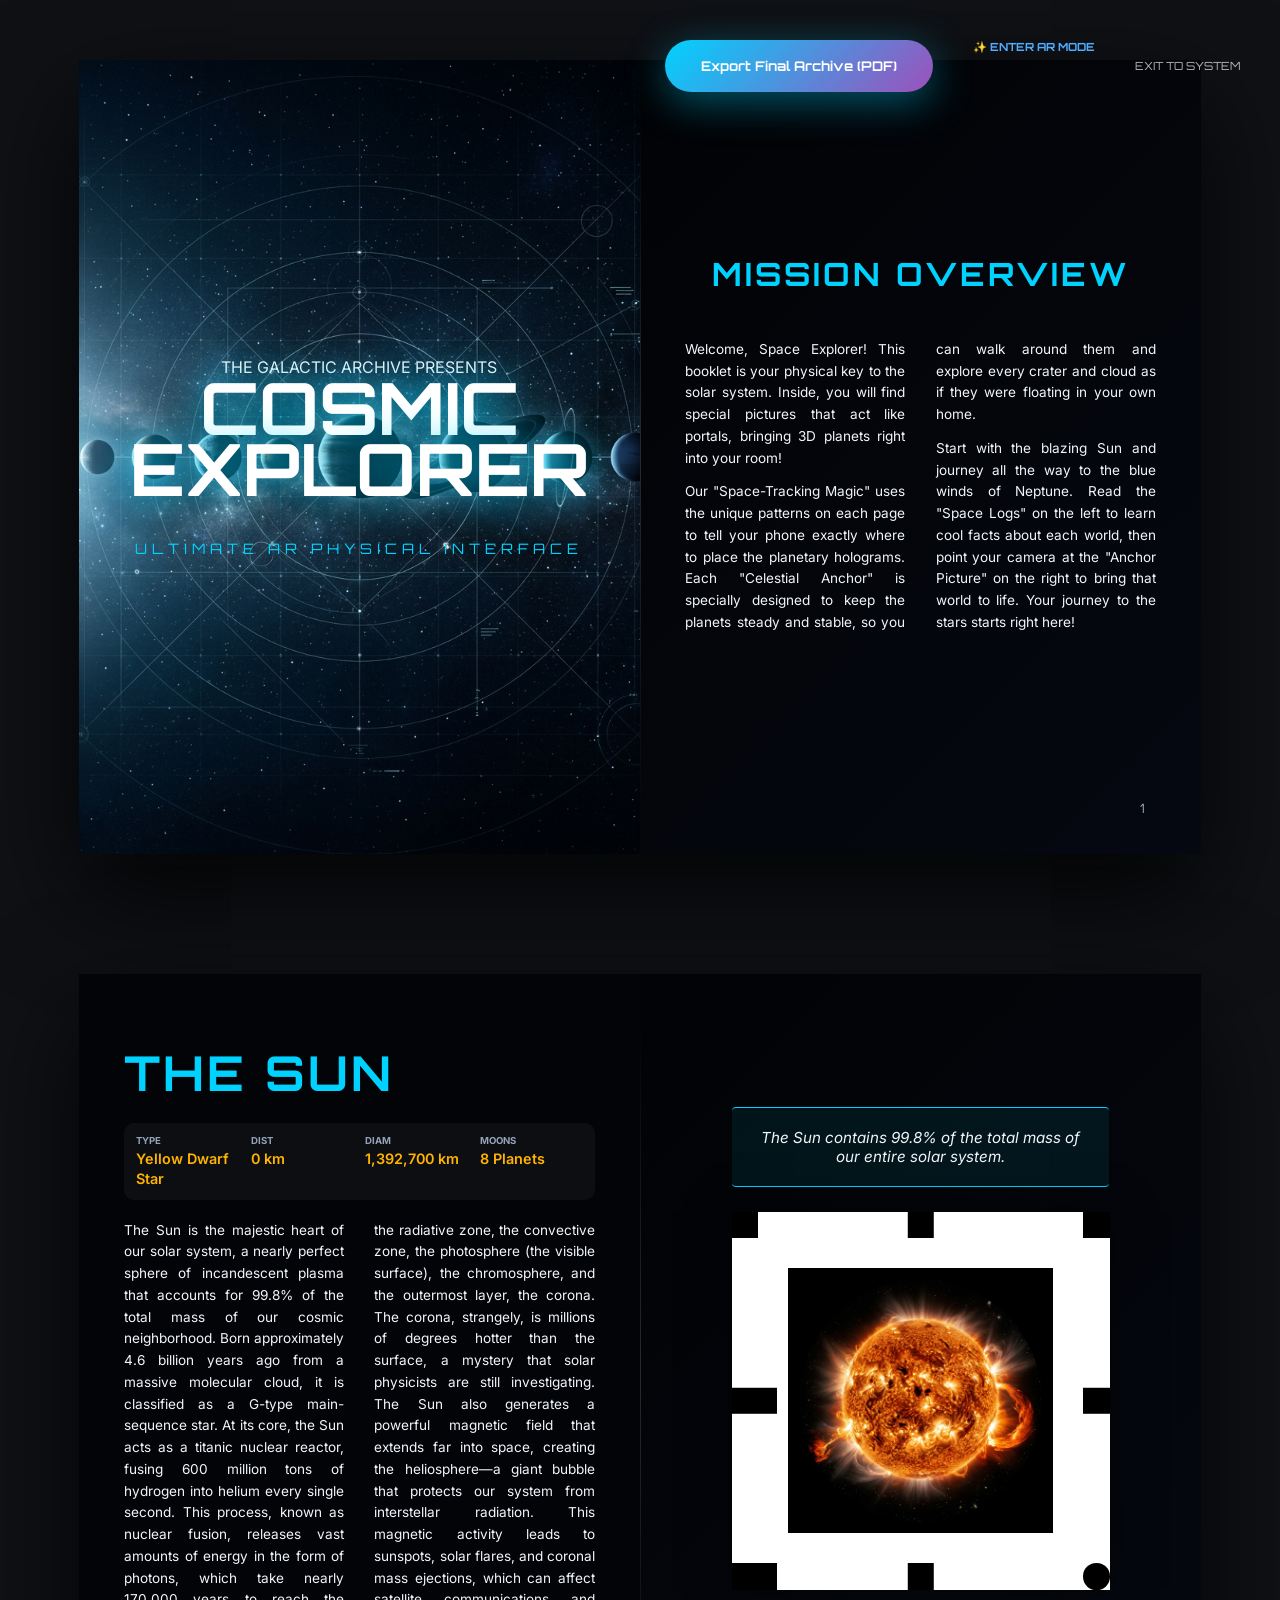
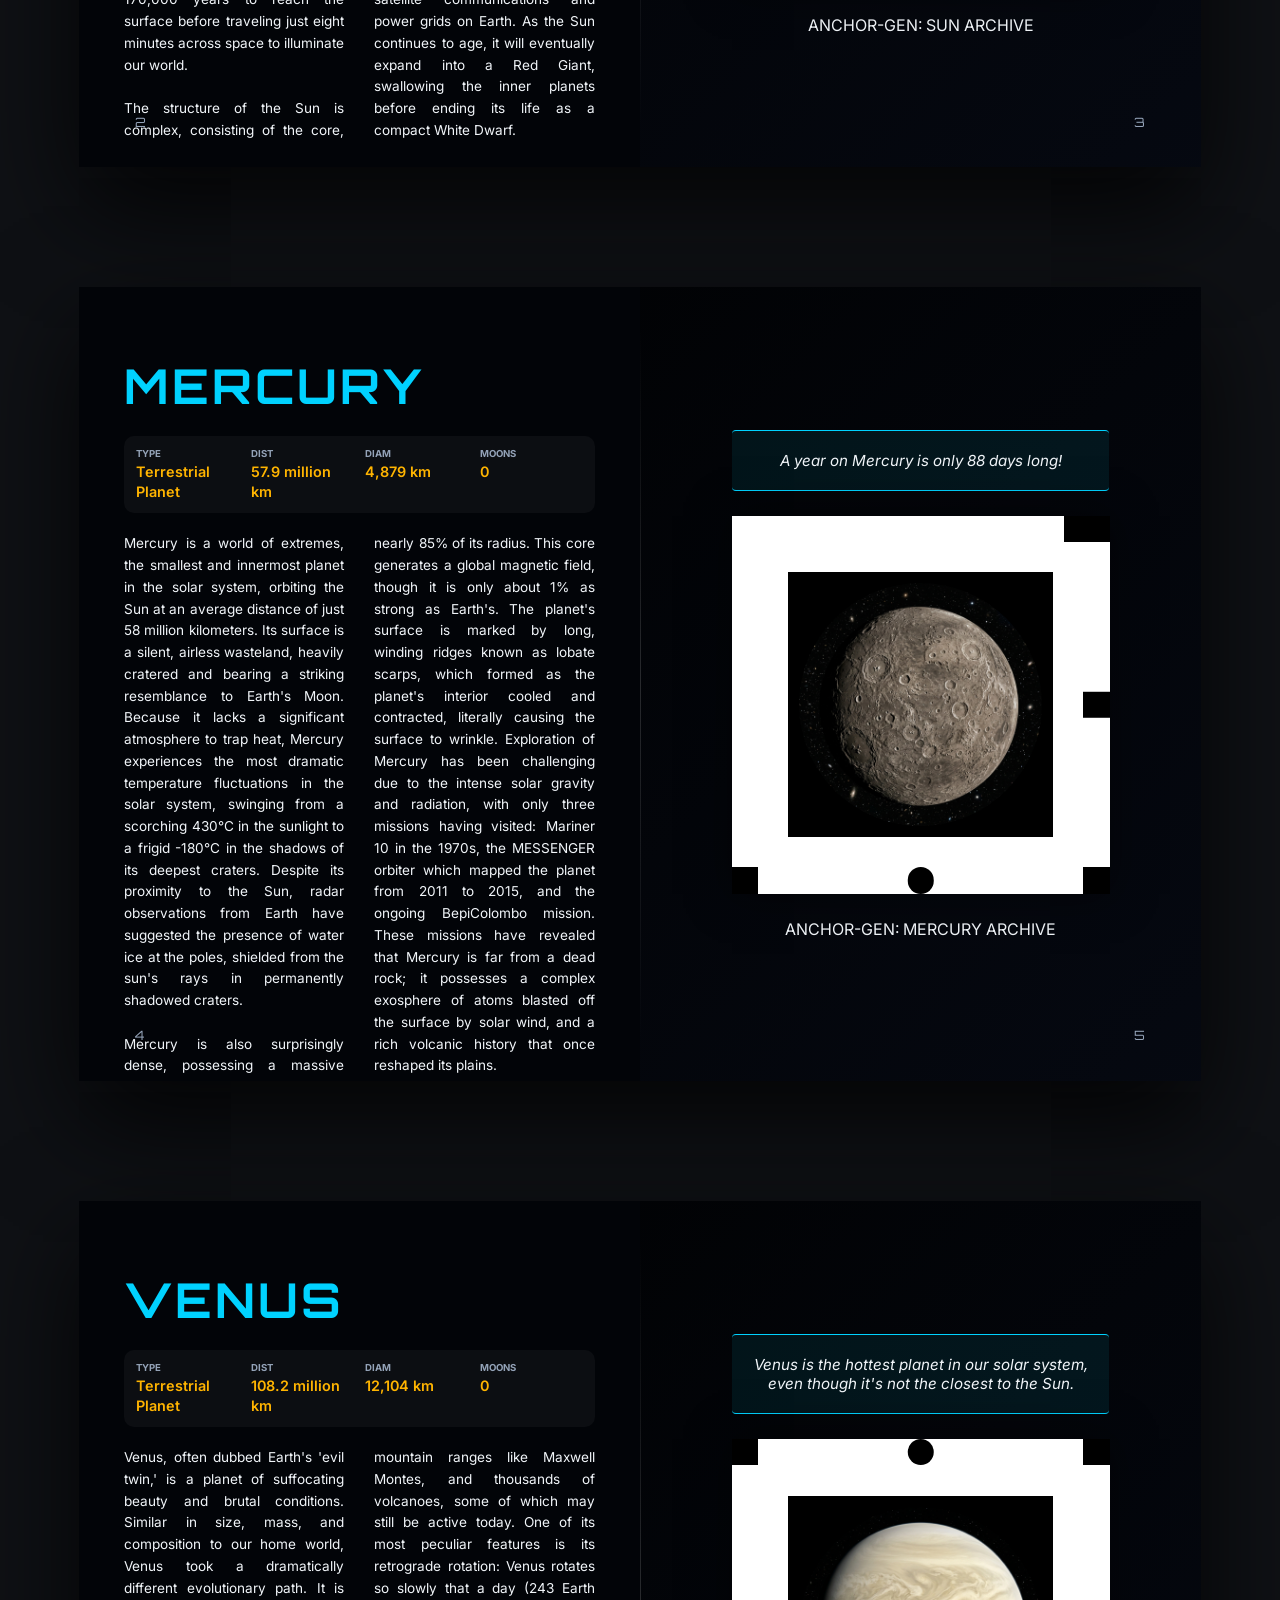
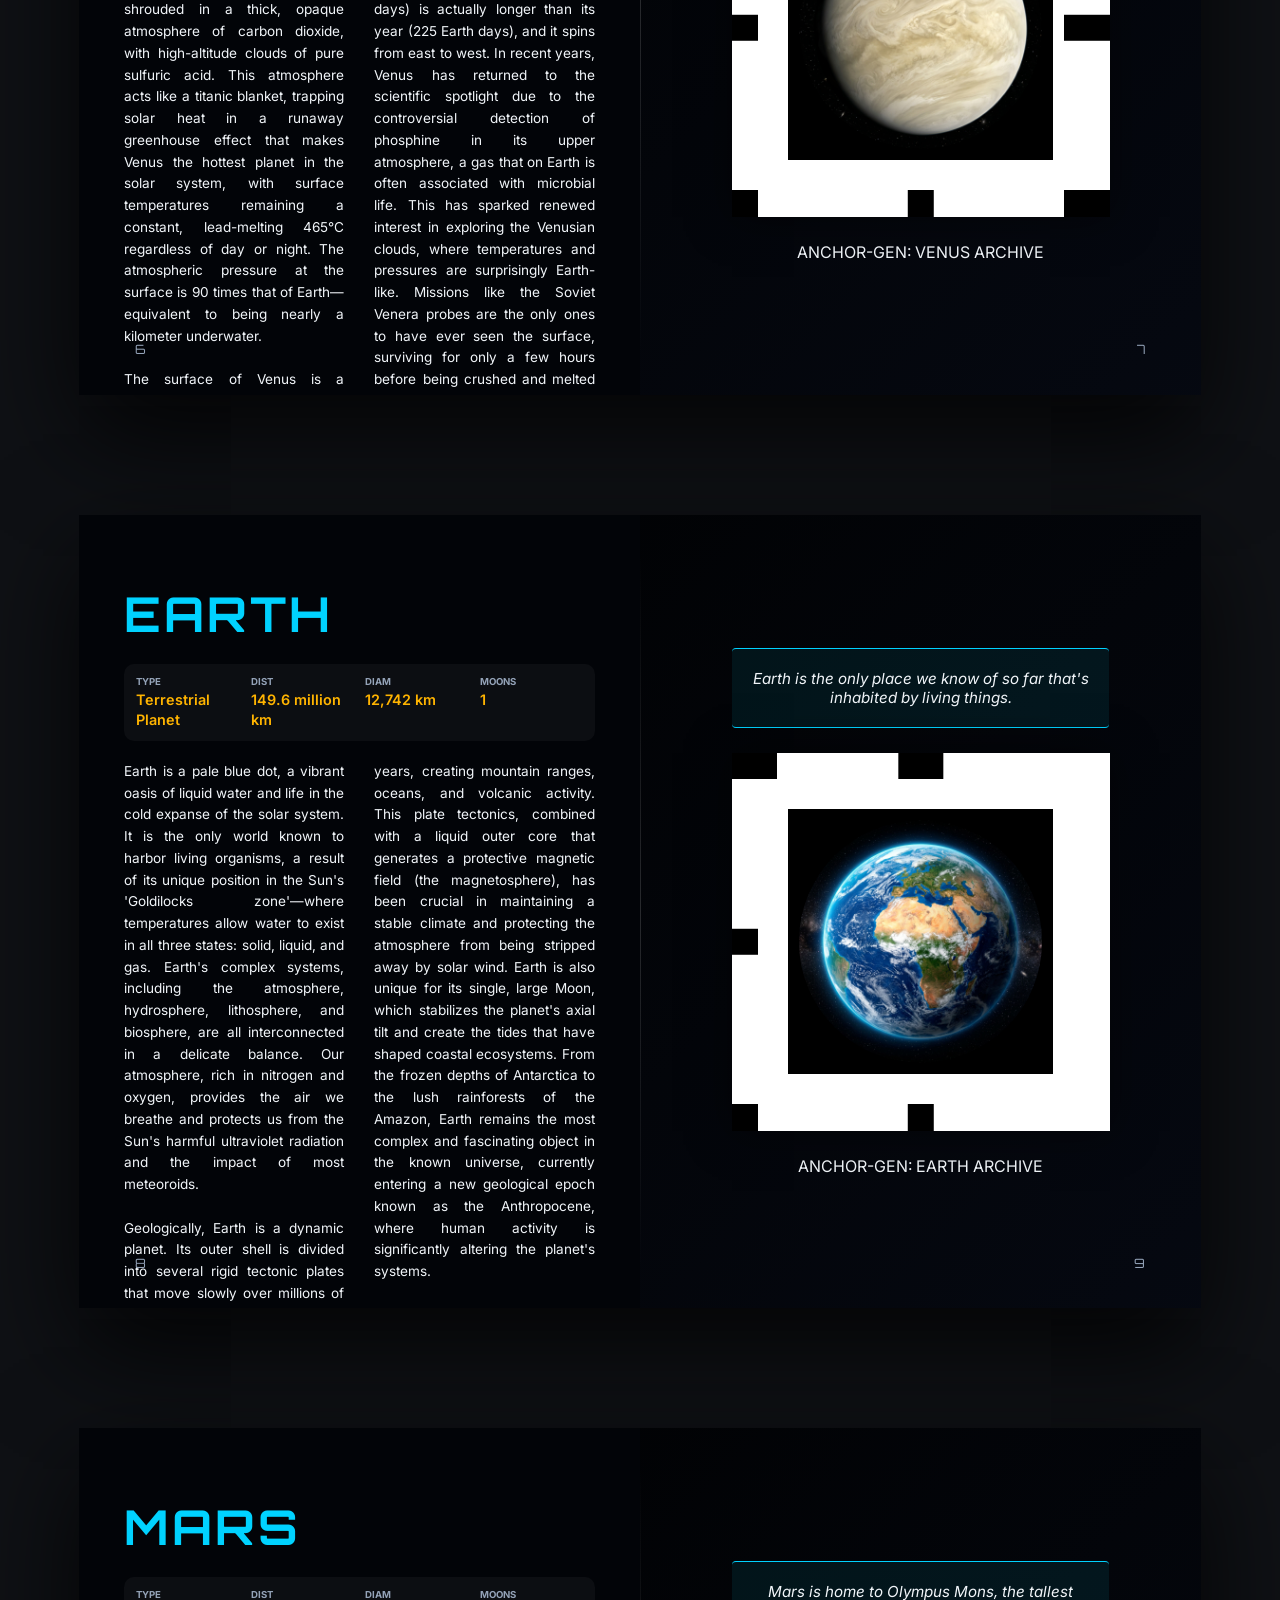
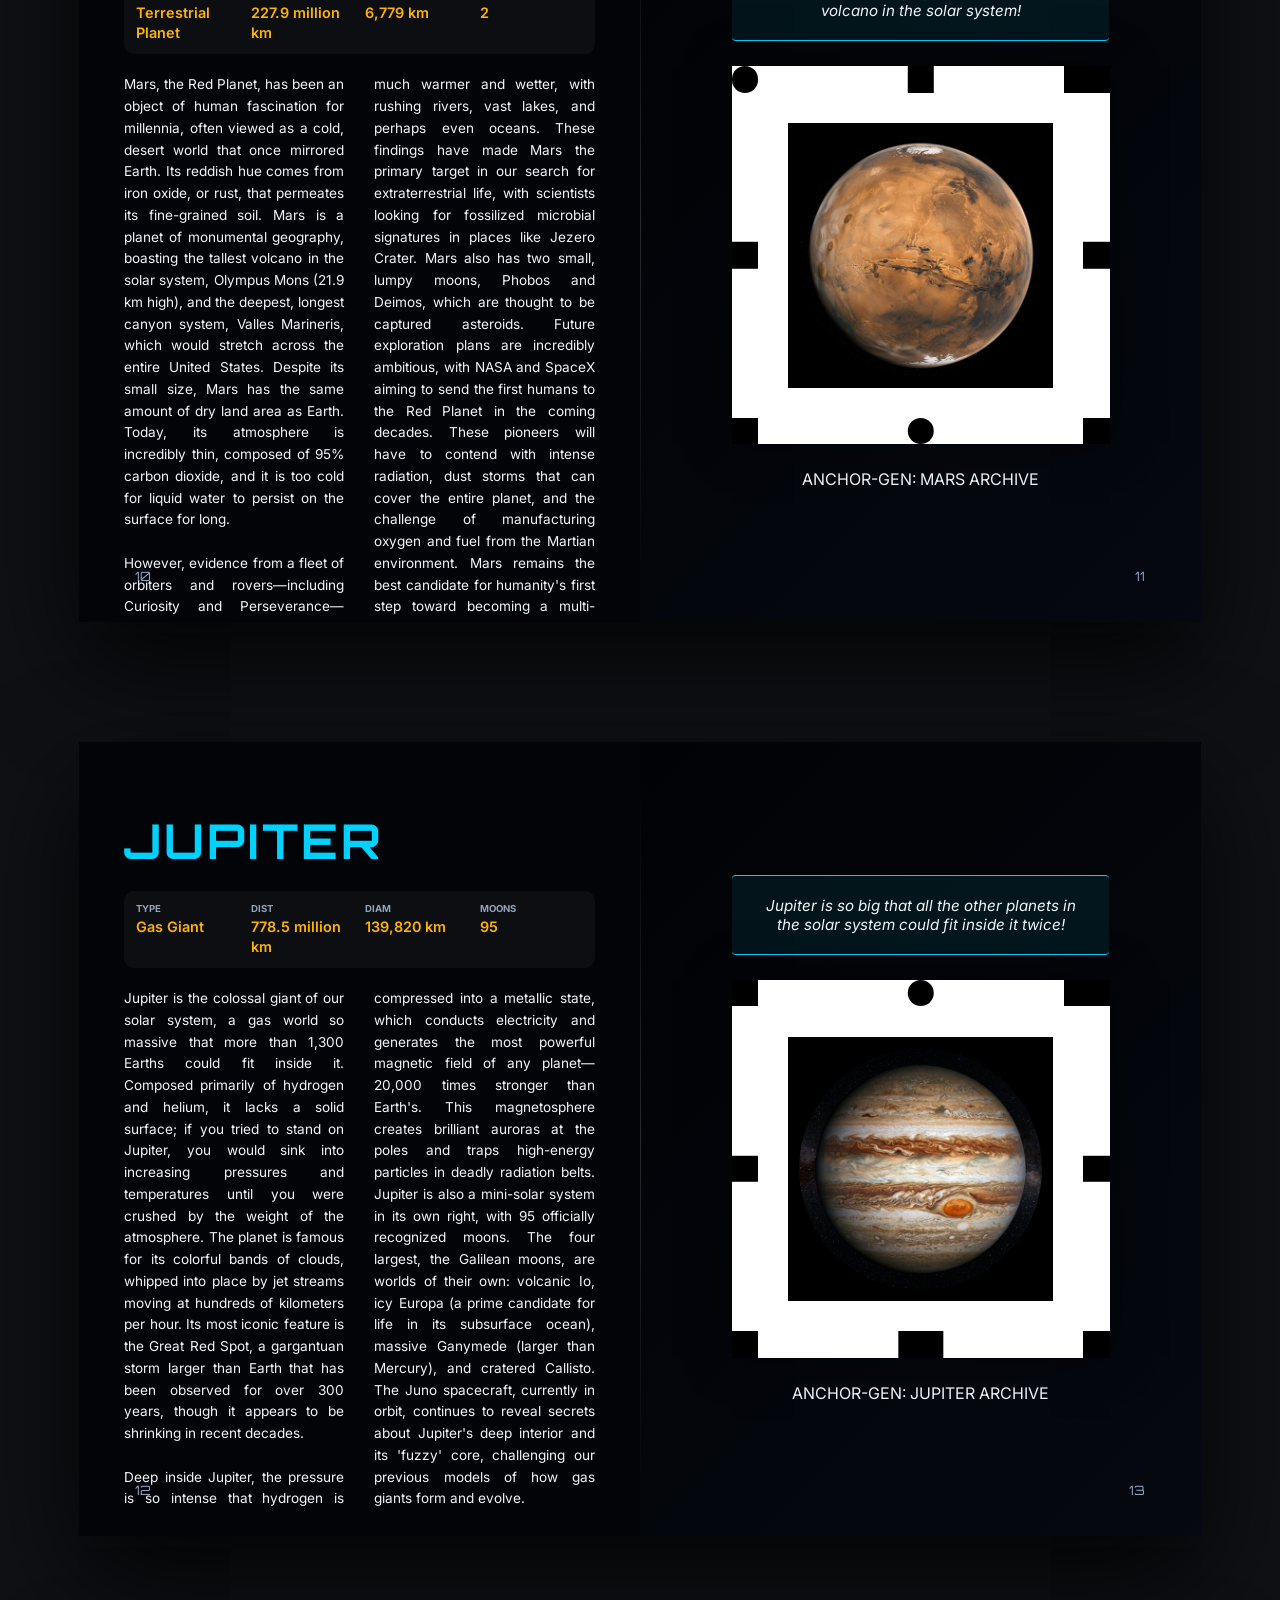
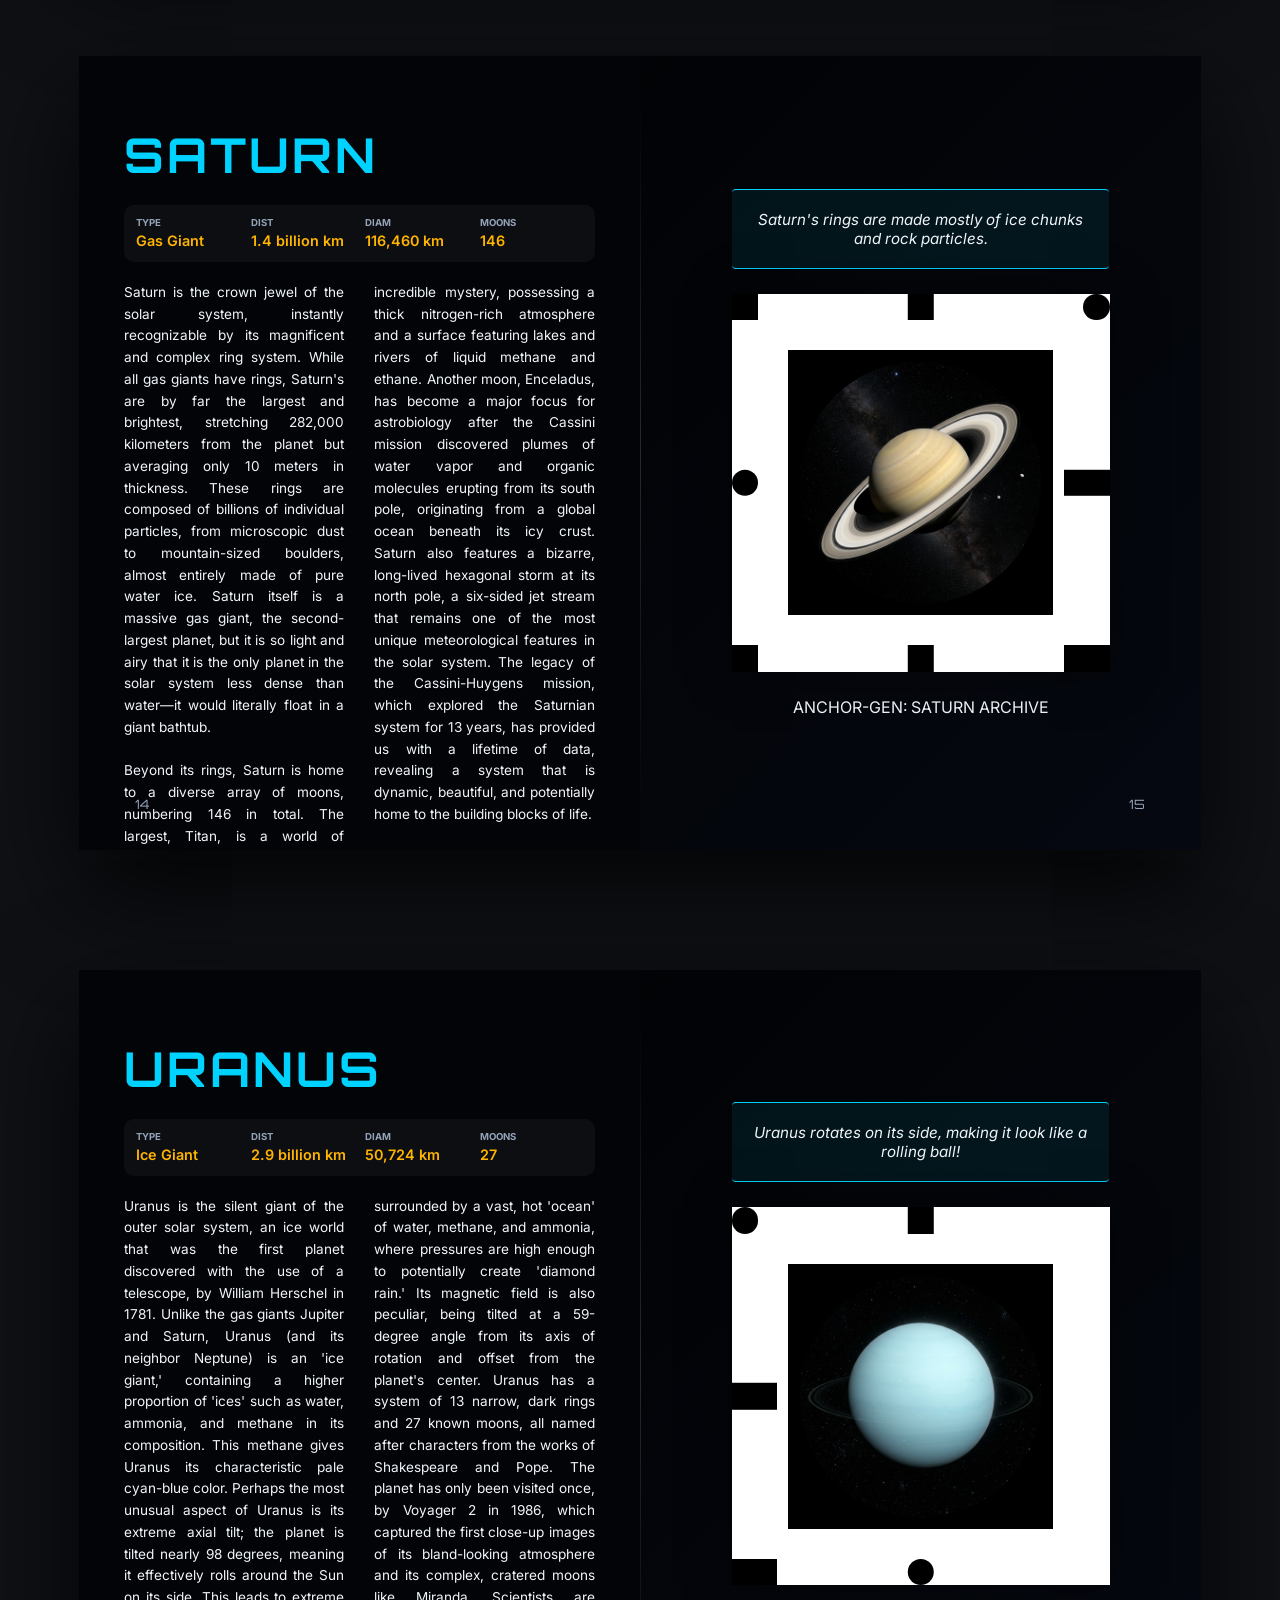
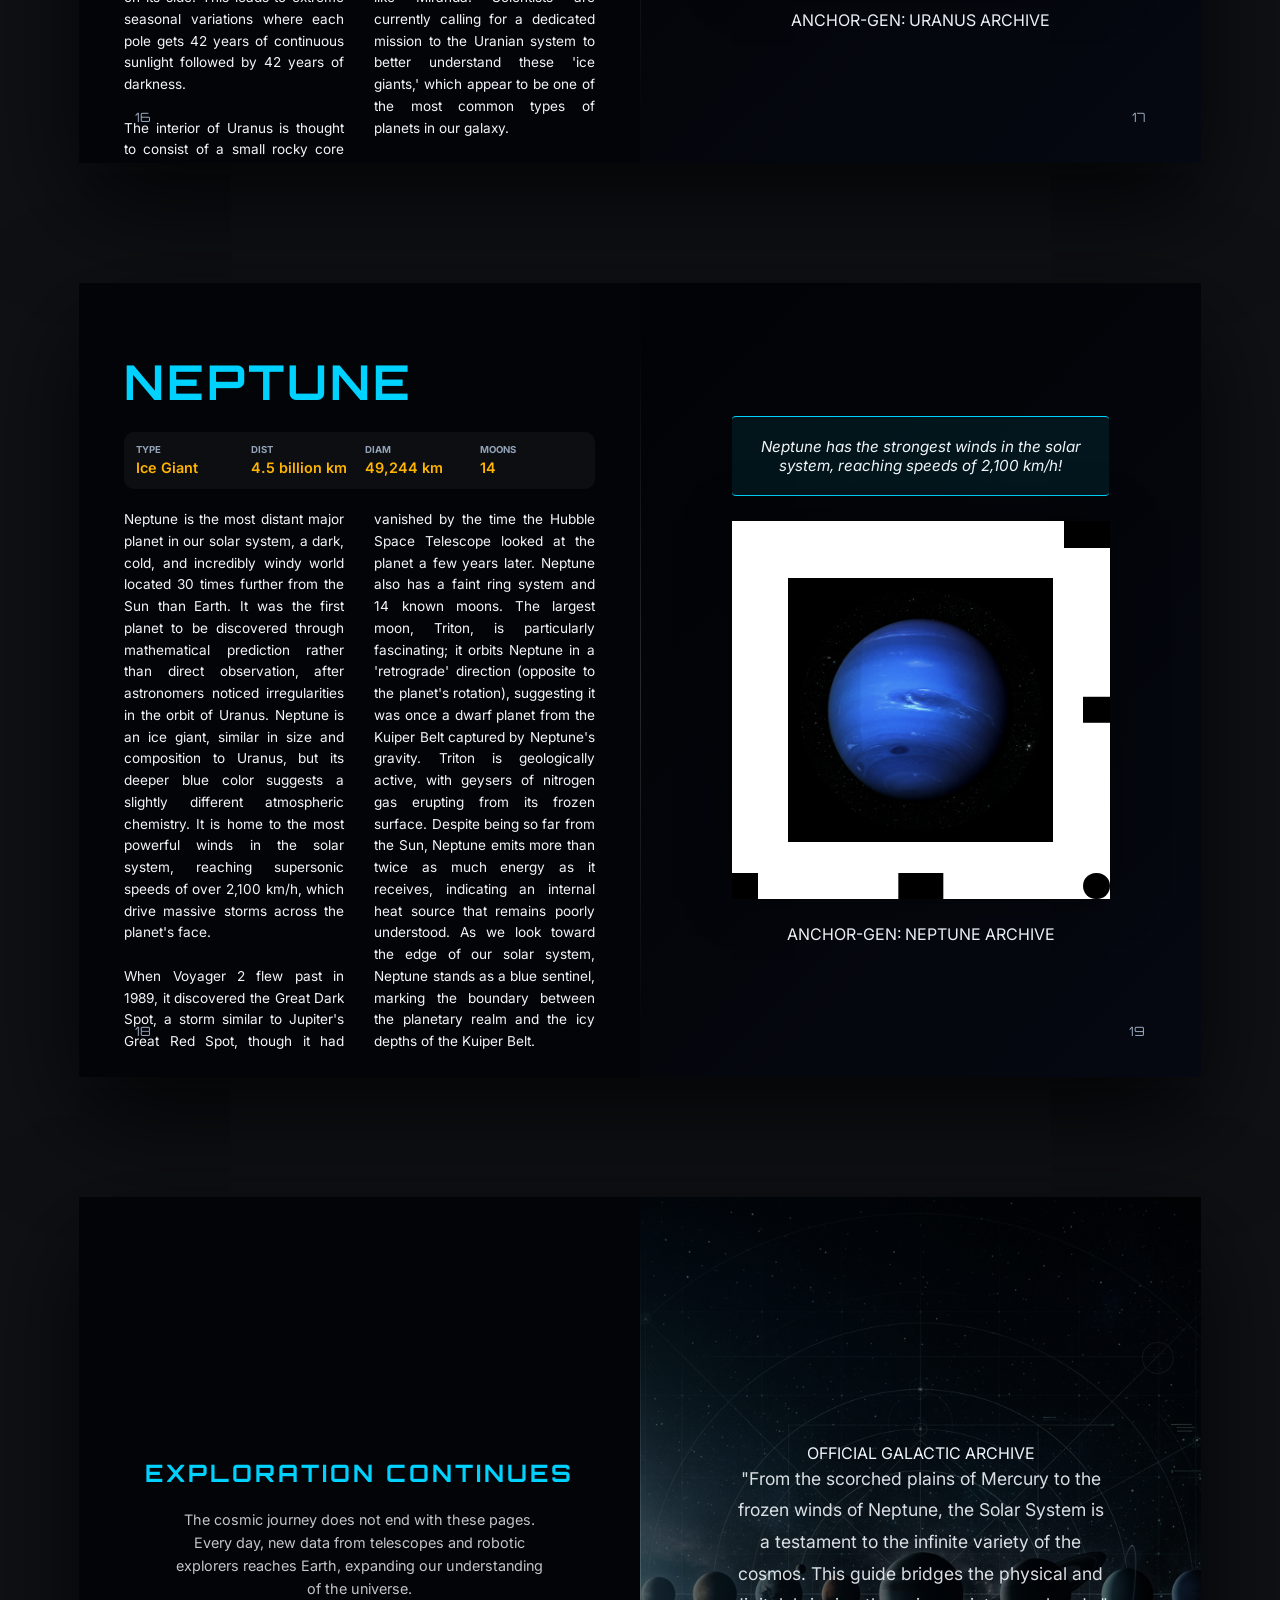
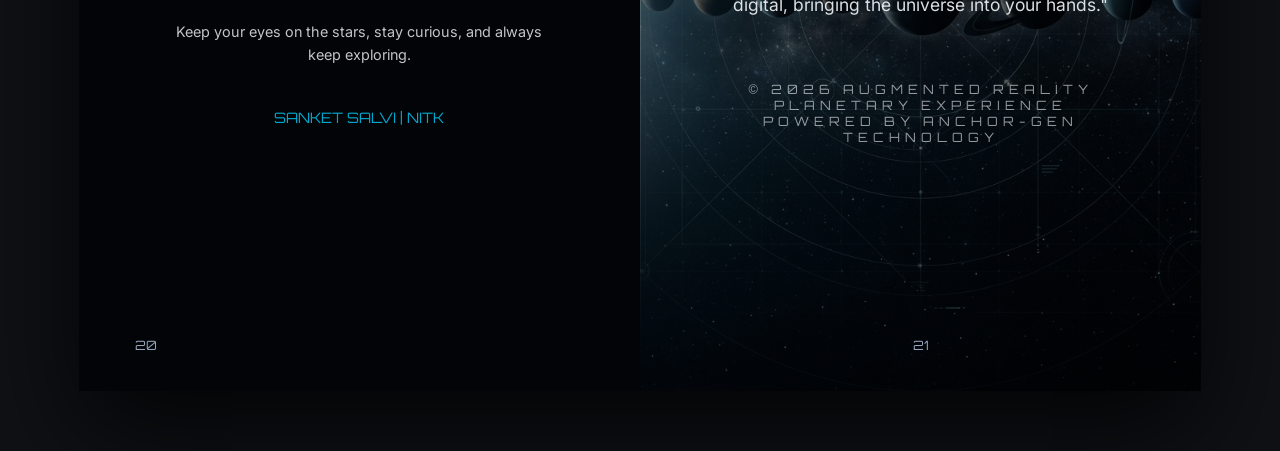
<file: booklet.html>
<!DOCTYPE html>
<html lang="en">
<head>
    <meta charset="UTF-8">
    <meta name="viewport" content="width=device-width, initial-scale=1.0">
    <link rel="stylesheet" href="./booklet.css">
</head>
<body>
    <div class="print-controls">
        <button class="btn-finalize" onclick="window.print()">Export Final Archive (PDF)</button>
        <a href="./ar.html" style="color: #4facfe; margin-left: 20px; text-decoration: none; font-family: 'Orbitron'; font-size: 0.7rem; font-weight: bold;">✨ ENTER AR MODE</a>
        <a href="./index.html" style="color: white; margin-left: 20px; text-decoration: none; font-family: 'Orbitron'; font-size: 0.7rem; opacity: 0.7; align-self: center;">EXIT TO SYSTEM</a>
    </div>

    <div class="booklet-container" id="booklet">
        <!-- Sheet 1: Cover & Intro -->
        <div class="sheet">
            <div class="page page-cover">
                <div class="author">THE GALACTIC ARCHIVE PRESENTS</div>
                <h1>COSMIC<br>EXPLORER</h1>
                <div style="font-family: 'Orbitron'; color: var(--accent-blue); letter-spacing: 5px; font-size: 0.9rem;">ULTIMATE AR PHYSICAL INTERFACE</div>
            </div>
            <div class="page page-right">
                <div class="page-header"><h2 style="font-size: 2rem; text-align: center;">Mission Overview</h2></div>
                <div class="content-columns">
                    <p>Welcome, Space Explorer! This booklet is your physical key to the solar system. Inside, you will find special pictures that act like portals, bringing 3D planets right into your room!</p>
                    <p>Our "Space-Tracking Magic" uses the unique patterns on each page to tell your phone exactly where to place the planetary holograms. Each "Celestial Anchor" is specially designed to keep the planets steady and stable, so you can walk around them and explore every crater and cloud as if they were floating in your own home.</p>
                    <p>Start with the blazing Sun and journey all the way to the blue winds of Neptune. Read the "Space Logs" on the left to learn cool facts about each world, then point your camera at the "Anchor Picture" on the right to bring that world to life. Your journey to the stars starts right here!</p>
                </div>
                <div class="page-number">1</div>
            </div>
        </div>

        <!-- Planetary Sheets will be injected here -->
        
        <!-- Final Sheet: Closing & Back Cover (added by script) -->
    </div>

    <script type="module">
        import { planetData } from './src/data/planets.js';

        const massiveContent = {
            "sun": "The Sun is the majestic heart of our solar system, a nearly perfect sphere of incandescent plasma that accounts for 99.8% of the total mass of our cosmic neighborhood. Born approximately 4.6 billion years ago from a massive molecular cloud, it is classified as a G-type main-sequence star. At its core, the Sun acts as a titanic nuclear reactor, fusing 600 million tons of hydrogen into helium every single second. This process, known as nuclear fusion, releases vast amounts of energy in the form of photons, which take nearly 170,000 years to reach the surface before traveling just eight minutes across space to illuminate our world.<br><br>The structure of the Sun is complex, consisting of the core, the radiative zone, the convective zone, the photosphere (the visible surface), the chromosphere, and the outermost layer, the corona. The corona, strangely, is millions of degrees hotter than the surface, a mystery that solar physicists are still investigating. The Sun also generates a powerful magnetic field that extends far into space, creating the heliosphere—a giant bubble that protects our system from interstellar radiation. This magnetic activity leads to sunspots, solar flares, and coronal mass ejections, which can affect satellite communications and power grids on Earth. As the Sun continues to age, it will eventually expand into a Red Giant, swallowing the inner planets before ending its life as a compact White Dwarf.",
            "mercury": "Mercury is a world of extremes, the smallest and innermost planet in the solar system, orbiting the Sun at an average distance of just 58 million kilometers. Its surface is a silent, airless wasteland, heavily cratered and bearing a striking resemblance to Earth's Moon. Because it lacks a significant atmosphere to trap heat, Mercury experiences the most dramatic temperature fluctuations in the solar system, swinging from a scorching 430°C in the sunlight to a frigid -180°C in the shadows of its deepest craters. Despite its proximity to the Sun, radar observations from Earth have suggested the presence of water ice at the poles, shielded from the sun's rays in permanently shadowed craters.<br><br>Mercury is also surprisingly dense, possessing a massive metallic core that accounts for nearly 85% of its radius. This core generates a global magnetic field, though it is only about 1% as strong as Earth's. The planet's surface is marked by long, winding ridges known as lobate scarps, which formed as the planet's interior cooled and contracted, literally causing the surface to wrinkle. Exploration of Mercury has been challenging due to the intense solar gravity and radiation, with only three missions having visited: Mariner 10 in the 1970s, the MESSENGER orbiter which mapped the planet from 2011 to 2015, and the ongoing BepiColombo mission. These missions have revealed that Mercury is far from a dead rock; it possesses a complex exosphere of atoms blasted off the surface by solar wind, and a rich volcanic history that once reshaped its plains.",
            "venus": "Venus, often dubbed Earth's 'evil twin,' is a planet of suffocating beauty and brutal conditions. Similar in size, mass, and composition to our home world, Venus took a dramatically different evolutionary path. It is shrouded in a thick, opaque atmosphere of carbon dioxide, with high-altitude clouds of pure sulfuric acid. This atmosphere acts like a titanic blanket, trapping solar heat in a runaway greenhouse effect that makes Venus the hottest planet in the solar system, with surface temperatures remaining a constant, lead-melting 465°C regardless of day or night. The atmospheric pressure at the surface is 90 times that of Earth—equivalent to being nearly a kilometer underwater.<br><br>The surface of Venus is a volcanic hellscape, featuring vast plains of basaltic lava, high mountain ranges like Maxwell Montes, and thousands of volcanoes, some of which may still be active today. One of its most peculiar features is its retrograde rotation: Venus rotates so slowly that a day (243 Earth days) is actually longer than its year (225 Earth days), and it spins from east to west. In recent years, Venus has returned to the scientific spotlight due to the controversial detection of phosphine in its upper atmosphere, a gas that on Earth is often associated with microbial life. This has sparked renewed interest in exploring the Venusian clouds, where temperatures and pressures are surprisingly Earth-like. Missions like the Soviet Venera probes are the only ones to have ever seen the surface, surviving for only a few hours before being crushed and melted by the planet's hostile environment.",
            "earth": "Earth is a pale blue dot, a vibrant oasis of liquid water and life in the cold expanse of the solar system. It is the only world known to harbor living organisms, a result of its unique position in the Sun's 'Goldilocks zone'—where temperatures allow water to exist in all three states: solid, liquid, and gas. Earth's complex systems, including the atmosphere, hydrosphere, lithosphere, and biosphere, are all interconnected in a delicate balance. Our atmosphere, rich in nitrogen and oxygen, provides the air we breathe and protects us from the Sun's harmful ultraviolet radiation and the impact of most meteoroids.<br><br>Geologically, Earth is a dynamic planet. Its outer shell is divided into several rigid tectonic plates that move slowly over millions of years, creating mountain ranges, oceans, and volcanic activity. This plate tectonics, combined with a liquid outer core that generates a protective magnetic field (the magnetosphere), has been crucial in maintaining a stable climate and protecting the atmosphere from being stripped away by solar wind. Earth is also unique for its single, large Moon, which stabilizes the planet's axial tilt and create the tides that have shaped coastal ecosystems. From the frozen depths of Antarctica to the lush rainforests of the Amazon, Earth remains the most complex and fascinating object in the known universe, currently entering a new geological epoch known as the Anthropocene, where human activity is significantly altering the planet's systems.",
            "mars": "Mars, the Red Planet, has been an object of human fascination for millennia, often viewed as a cold, desert world that once mirrored Earth. Its reddish hue comes from iron oxide, or rust, that permeates its fine-grained soil. Mars is a planet of monumental geography, boasting the tallest volcano in the solar system, Olympus Mons (21.9 km high), and the deepest, longest canyon system, Valles Marineris, which would stretch across the entire United States. Despite its small size, Mars has the same amount of dry land area as Earth. Today, its atmosphere is incredibly thin, composed of 95% carbon dioxide, and it is too cold for liquid water to persist on the surface for long.<br><br>However, evidence from a fleet of orbiters and rovers—including Curiosity and Perseverance—indicates that ancient Mars was much warmer and wetter, with rushing rivers, vast lakes, and perhaps even oceans. These findings have made Mars the primary target in our search for extraterrestrial life, with scientists looking for fossilized microbial signatures in places like Jezero Crater. Mars also has two small, lumpy moons, Phobos and Deimos, which are thought to be captured asteroids. Future exploration plans are incredibly ambitious, with NASA and SpaceX aiming to send the first humans to the Red Planet in the coming decades. These pioneers will have to contend with intense radiation, dust storms that can cover the entire planet, and the challenge of manufacturing oxygen and fuel from the Martian environment. Mars remains the best candidate for humanity's first step toward becoming a multi-planetary species.",
            "jupiter": "Jupiter is the colossal giant of our solar system, a gas world so massive that more than 1,300 Earths could fit inside it. Composed primarily of hydrogen and helium, it lacks a solid surface; if you tried to stand on Jupiter, you would sink into increasing pressures and temperatures until you were crushed by the weight of the atmosphere. The planet is famous for its colorful bands of clouds, whipped into place by jet streams moving at hundreds of kilometers per hour. Its most iconic feature is the Great Red Spot, a gargantuan storm larger than Earth that has been observed for over 300 years, though it appears to be shrinking in recent decades.<br><br>Deep inside Jupiter, the pressure is so intense that hydrogen is compressed into a metallic state, which conducts electricity and generates the most powerful magnetic field of any planet—20,000 times stronger than Earth's. This magnetosphere creates brilliant auroras at the poles and traps high-energy particles in deadly radiation belts. Jupiter is also a mini-solar system in its own right, with 95 officially recognized moons. The four largest, the Galilean moons, are worlds of their own: volcanic Io, icy Europa (a prime candidate for life in its subsurface ocean), massive Ganymede (larger than Mercury), and cratered Callisto. The Juno spacecraft, currently in orbit, continues to reveal secrets about Jupiter's deep interior and its 'fuzzy' core, challenging our previous models of how gas giants form and evolve.",
            "saturn": "Saturn is the crown jewel of the solar system, instantly recognizable by its magnificent and complex ring system. While all gas giants have rings, Saturn's are by far the largest and brightest, stretching 282,000 kilometers from the planet but averaging only 10 meters in thickness. These rings are composed of billions of individual particles, from microscopic dust to mountain-sized boulders, almost entirely made of pure water ice. Saturn itself is a massive gas giant, the second-largest planet, but it is so light and airy that it is the only planet in the solar system less dense than water—it would literally float in a giant bathtub.<br><br>Beyond its rings, Saturn is home to a diverse array of moons, numbering 146 in total. The largest, Titan, is a world of incredible mystery, possessing a thick nitrogen-rich atmosphere and a surface featuring lakes and rivers of liquid methane and ethane. Another moon, Enceladus, has become a major focus for astrobiology after the Cassini mission discovered plumes of water vapor and organic molecules erupting from its south pole, originating from a global ocean beneath its icy crust. Saturn also features a bizarre, long-lived hexagonal storm at its north pole, a six-sided jet stream that remains one of the most unique meteorological features in the solar system. The legacy of the Cassini-Huygens mission, which explored the Saturnian system for 13 years, has provided us with a lifetime of data, revealing a system that is dynamic, beautiful, and potentially home to the building blocks of life.",
            "uranus": "Uranus is the silent giant of the outer solar system, an ice world that was the first planet discovered with the use of a telescope, by William Herschel in 1781. Unlike the gas giants Jupiter and Saturn, Uranus (and its neighbor Neptune) is an 'ice giant,' containing a higher proportion of 'ices' such as water, ammonia, and methane in its composition. This methane gives Uranus its characteristic pale cyan-blue color. Perhaps the most unusual aspect of Uranus is its extreme axial tilt; the planet is tilted nearly 98 degrees, meaning it effectively rolls around the Sun on its side. This leads to extreme seasonal variations where each pole gets 42 years of continuous sunlight followed by 42 years of darkness.<br><br>The interior of Uranus is thought to consist of a small rocky core surrounded by a vast, hot 'ocean' of water, methane, and ammonia, where pressures are high enough to potentially create 'diamond rain.' Its magnetic field is also peculiar, being tilted at a 59-degree angle from its axis of rotation and offset from the planet's center. Uranus has a system of 13 narrow, dark rings and 27 known moons, all named after characters from the works of Shakespeare and Pope. The planet has only been visited once, by Voyager 2 in 1986, which captured the first close-up images of its bland-looking atmosphere and its complex, cratered moons like Miranda. Scientists are currently calling for a dedicated mission to the Uranian system to better understand these 'ice giants,' which appear to be one of the most common types of planets in our galaxy.",
            "neptune": "Neptune is the most distant major planet in our solar system, a dark, cold, and incredibly windy world located 30 times further from the Sun than Earth. It was the first planet to be discovered through mathematical prediction rather than direct observation, after astronomers noticed irregularities in the orbit of Uranus. Neptune is an ice giant, similar in size and composition to Uranus, but its deeper blue color suggests a slightly different atmospheric chemistry. It is home to the most powerful winds in the solar system, reaching supersonic speeds of over 2,100 km/h, which drive massive storms across the planet's face.<br><br>When Voyager 2 flew past in 1989, it discovered the Great Dark Spot, a storm similar to Jupiter's Great Red Spot, though it had vanished by the time the Hubble Space Telescope looked at the planet a few years later. Neptune also has a faint ring system and 14 known moons. The largest moon, Triton, is particularly fascinating; it orbits Neptune in a 'retrograde' direction (opposite to the planet's rotation), suggesting it was once a dwarf planet from the Kuiper Belt captured by Neptune's gravity. Triton is geologically active, with geysers of nitrogen gas erupting from its frozen surface. Despite being so far from the Sun, Neptune emits more than twice as much energy as it receives, indicating an internal heat source that remains poorly understood. As we look toward the edge of our solar system, Neptune stands as a blue sentinel, marking the boundary between the planetary realm and the icy depths of the Kuiper Belt."
        };

        const booklet = document.getElementById('booklet');
        let sheetCount = 2;

        Object.keys(planetData).forEach(key => {
            const planet = planetData[key];
            const description = massiveContent[key] || planet.description;
            const sheet = document.createElement('div');
            sheet.className = `sheet page-${key}`;

            sheet.innerHTML = `
                <div class="page page-left">
                    <div class="page-header">
                        <h2>${planet.name}</h2>
                    </div>
                    <div class="stats-grid">
                        <div class="stat-box"><b>TYPE</b><span>${planet.type}</span></div>
                        <div class="stat-box"><b>DIST</b><span>${planet.distance}</span></div>
                        <div class="stat-box"><b>DIAM</b><span>${planet.diameter}</span></div>
                        <div class="stat-box"><b>MOONS</b><span>${planet.moons}</span></div>
                    </div>
                    <div class="content-columns">
                        ${description}
                    </div>
                    <div class="page-number">${(sheetCount * 2) - 2}</div>
                </div>

                <div class="page page-right">
                    <div class="summary-box">
                        <p>${planet.fact}</p>
                    </div>
                    
                    <div class="marker-wrapper" id="marker-${key}">
                        <div class="marker-core">
                            <img src="assets/markers/${key}.png" alt="${planet.name}">
                        </div>
                    </div>
                    
                    <div class="marker-label">ANCHOR-GEN: ${key.toUpperCase()} ARCHIVE</div>
                    <div class="page-number">${(sheetCount * 2) - 1}</div>
                </div>
            `;

            booklet.appendChild(sheet);
            generateCosmicBorder(key, document.getElementById(`marker-${key}`));
            sheetCount++;
        });

        // Add Final Sheet: Closing & Back Cover
        const finalSheet = document.createElement('div');
        finalSheet.className = 'sheet';
        finalSheet.innerHTML = `
            <div class="page page-left" style="justify-content: center; align-items: center; text-align: center;">
                <div class="page-header"><h2 style="font-size: 1.5rem;">Exploration Continues</h2></div>
                <div style="max-width: 80%; font-size: 0.9rem; line-height: 1.6; opacity: 0.8;">
                    <p>The cosmic journey does not end with these pages. Every day, new data from telescopes and robotic explorers reaches Earth, expanding our understanding of the universe.</p>
                    <p style="margin-top: 20px;">Keep your eyes on the stars, stay curious, and always keep exploring.</p>
                    <div style="margin-top: 40px; font-family: 'Orbitron'; color: var(--accent-blue);">SANKET SALVI | NITK</div>
                </div>
                <div class="page-number">${(sheetCount * 2) - 2}</div>
            </div>
            <div class="page page-back">
                <div class="author">OFFICIAL GALACTIC ARCHIVE</div>
                <div class="blurb">
                    "From the scorched plains of Mercury to the frozen winds of Neptune, the Solar System is a testament to the infinite variety of the cosmos. This guide bridges the physical and digital, bringing the universe into your hands."
                </div>
                <div class="logo-credits">
                    &copy; 2026 AUGMENTED REALITY PLANETARY EXPERIENCE<br>
                    POWERED BY ANCHOR-GEN TECHNOLOGY
                </div>
                <div class="page-number">${(sheetCount * 2) - 1}</div>
            </div>
        `;
        booklet.appendChild(finalSheet);

        function generateCosmicBorder(planetName, container) {
            const seed = planetName.split('').reduce((acc, char) => acc + char.charCodeAt(0), 0);
            const positions = [
                { top: '0', left: '0' }, { top: '0', right: '0' },
                { bottom: '0', left: '0' }, { bottom: '0', right: '0' },
                { top: '0', left: '50%', transform: 'translateX(-50%)' },
                { bottom: '0', left: '50%', transform: 'translateX(-50%)' },
                { top: '50%', left: '0', transform: 'translateY(-50%)' },
                { top: '50%', right: '0', transform: 'translateY(-50%)' }
            ];

            positions.forEach((pos, index) => {
                if ((seed + index) % 2 === 0 || (seed * (index + 1)) % 3 === 0) {
                    const bit = document.createElement('div');
                    bit.className = 'anchor-bit';
                    Object.assign(bit.style, pos);
                    if ((seed + index) % 5 === 0) bit.style.borderRadius = '50%';
                    else if ((seed + index) % 4 === 0) bit.style.width = '12mm';
                    container.appendChild(bit);
                }
            });
        }
    </script>
</body>
</html>
</file>
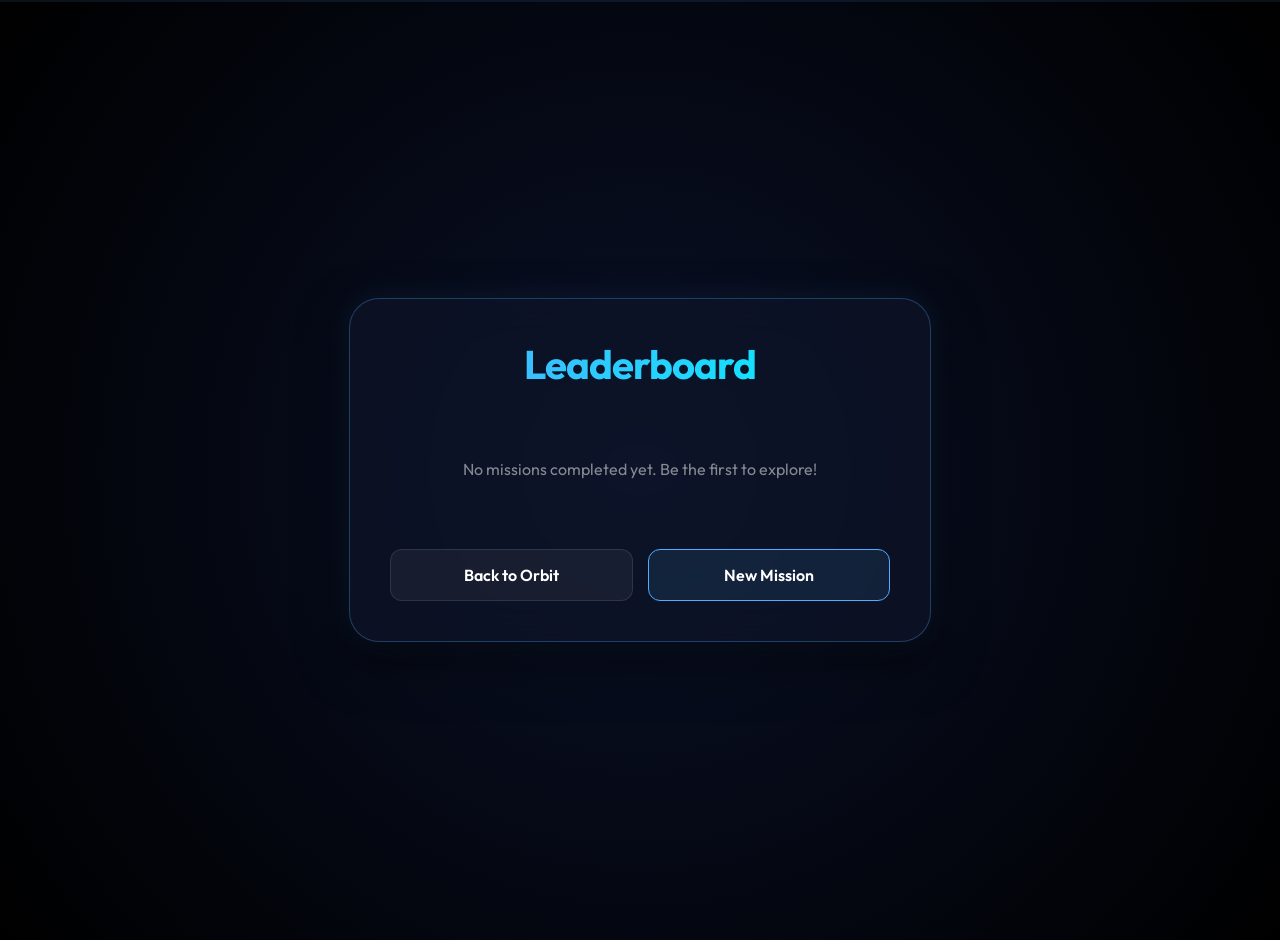
<file: leaderboard.html>
<!DOCTYPE html>
<html lang="en">
<head>
    <meta charset="UTF-8">
    <meta name="viewport" content="width=device-width, initial-scale=1.0">
    <title>Galactic Leaderboard | Cosmic Explorer</title>
    <link href="https://fonts.googleapis.com/css2?family=Outfit:wght@300;400;600&display=swap" rel="stylesheet">
    <link rel="stylesheet" href="style.css">
    <style>
        body {
            background: radial-gradient(circle at center, #0a1128 0%, #000000 100%);
            display: flex;
            justify-content: center;
            align-items: center;
            min-height: 100vh;
            padding: 20px;
        }

        .leaderboard-card {
            background: rgba(15, 23, 42, 0.6);
            backdrop-filter: blur(20px);
            border: 1px solid rgba(79, 172, 254, 0.3);
            border-radius: 30px;
            padding: 40px;
            width: 100%;
            max-width: 500px;
            box-shadow: 0 20px 50px rgba(0,0,0,0.5), 0 0 30px rgba(79, 172, 254, 0.1);
            animation: fadeIn 0.8s ease;
        }

        @keyframes fadeIn {
            from { opacity: 0; transform: translateY(20px); }
            to { opacity: 1; transform: translateY(0); }
        }

        h1 {
            text-align: center;
            font-size: 2.5rem;
            margin-bottom: 30px;
            letter-spacing: -1px;
        }

        .entry {
            display: flex;
            justify-content: space-between;
            align-items: center;
            padding: 15px 20px;
            margin-bottom: 10px;
            background: rgba(255, 255, 255, 0.03);
            border-radius: 15px;
            border: 1px solid rgba(255, 255, 255, 0.05);
            transition: all 0.3s;
        }

        .entry:hover {
            background: rgba(79, 172, 254, 0.1);
            border-color: rgba(79, 172, 254, 0.3);
            transform: scale(1.02);
        }

        .rank {
            font-weight: 600;
            color: #4facfe;
            font-size: 1.2rem;
            width: 30px;
        }

        .name {
            flex-grow: 1;
            margin-left: 15px;
            font-size: 1.1rem;
        }

        .score {
            font-weight: 600;
            color: #00f2fe;
            font-size: 1.3rem;
        }

        .entry.top-1 { border-color: gold; box-shadow: 0 0 15px rgba(255, 215, 0, 0.2); }
        .entry.top-1 .rank { color: gold; }

        .btn-group {
            margin-top: 30px;
            display: flex;
            gap: 15px;
        }

        .btn {
            flex: 1;
            padding: 15px;
            border-radius: 12px;
            border: 1px solid rgba(255, 255, 255, 0.1);
            background: rgba(255, 255, 255, 0.05);
            color: white;
            cursor: pointer;
            font-weight: 600;
            text-decoration: none;
            text-align: center;
            transition: all 0.3s;
        }

        .btn:hover {
            background: rgba(255, 255, 255, 0.1);
            border-color: #4facfe;
        }

        .empty-state {
            text-align: center;
            opacity: 0.5;
            padding: 40px 0;
        }
    </style>
</head>
<body>
    <div class="scanline"></div>
    <div class="leaderboard-card">
        <h1>Leaderboard</h1>
        <div id="leaderboard-list">
            <!-- Entries will be injected here -->
        </div>
        <div class="btn-group">
            <a href="index.html" class="btn">Back to Orbit</a>
            <a href="ar.html" class="btn" style="background: rgba(79, 172, 254, 0.1); border-color: #4facfe;">New Mission</a>
        </div>
    </div>

    <script type="module">
        import { scoreManager } from './src/utils/ScoreManager.js';

        const list = document.getElementById('leaderboard-list');
        const data = scoreManager.getLeaderboard();

        if (data.length === 0) {
            list.innerHTML = `<div class="empty-state">No missions completed yet. Be the first to explore!</div>`;
        } else {
            list.innerHTML = data.map((entry, index) => `
                <div class="entry ${index === 0 ? 'top-1' : ''}">
                    <div class="rank">${index + 1}</div>
                    <div class="name">${entry.name}</div>
                    <div class="score">${entry.score.toLocaleString()}</div>
                </div>
            `).join('');
        }
    </script>
</body>
</html>
</file>
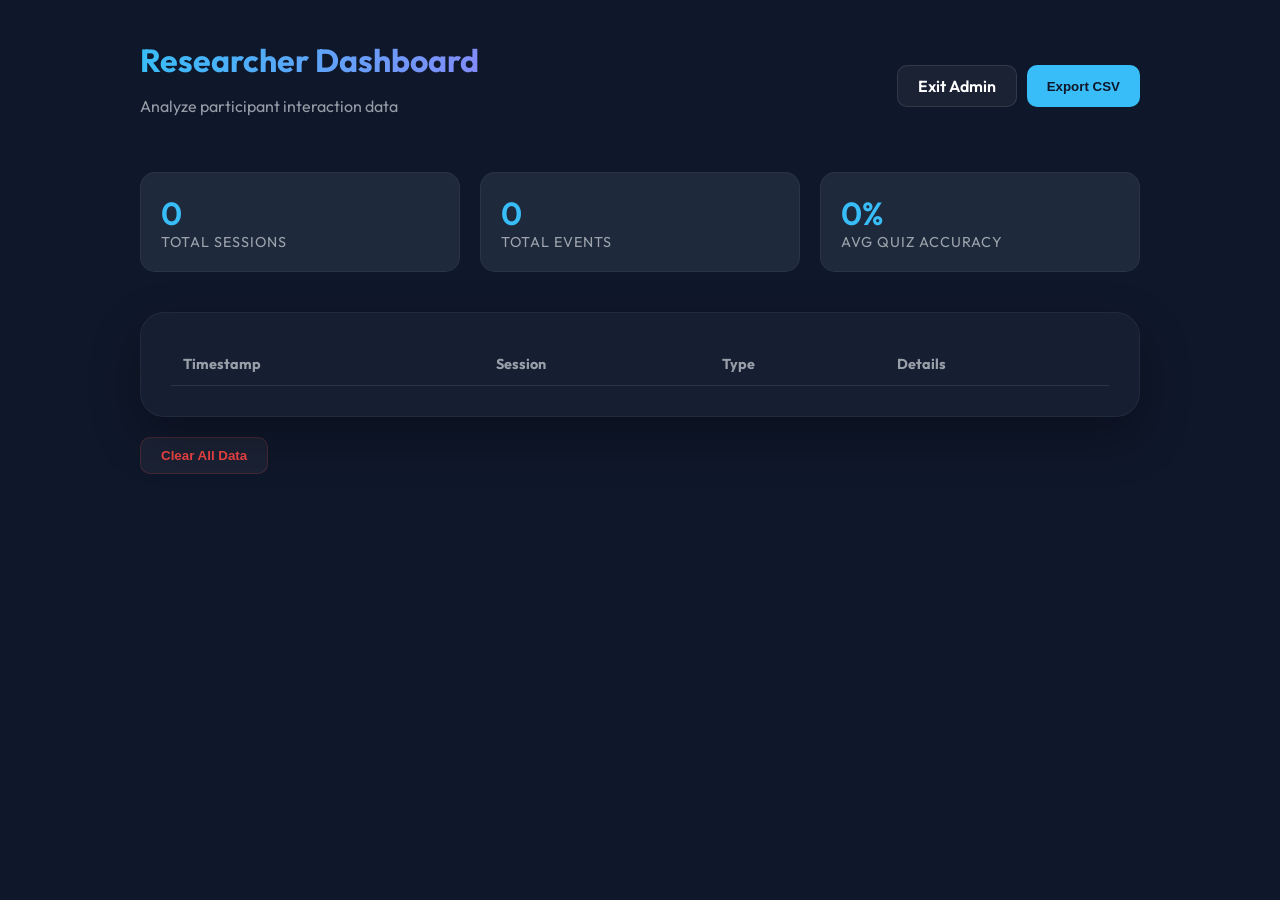
<file: research-admin.html>
<!DOCTYPE html>
<html lang="en">
<head>
    <meta charset="UTF-8">
    <meta name="viewport" content="width=device-width, initial-scale=1.0">
    <title>Research Admin | Cosmic Explorer</title>
    <link href="https://fonts.googleapis.com/css2?family=Outfit:wght@300;400;600&display=swap" rel="stylesheet">
    <style>
        :root {
            --bg: #0f172a;
            --card: #1e293b;
            --primary: #38bdf8;
            --accent: #818cf8;
            --text: #f1f5f9;
        }

        body {
            background: var(--bg);
            color: var(--text);
            font-family: 'Outfit', sans-serif;
            margin: 0;
            padding: 40px;
        }

        .container {
            max-width: 1000px;
            margin: 0 auto;
        }

        header {
            display: flex;
            justify-content: space-between;
            align-items: center;
            margin-bottom: 40px;
        }

        h1 {
            margin: 0;
            background: linear-gradient(to right, var(--primary), var(--accent));
            -webkit-background-clip: text;
            -webkit-text-fill-color: transparent;
        }

        .btn {
            background: rgba(255, 255, 255, 0.05);
            border: 1px solid rgba(255, 255, 255, 0.1);
            color: white;
            padding: 10px 20px;
            border-radius: 10px;
            cursor: pointer;
            text-decoration: none;
            transition: all 0.2s;
            font-weight: 600;
        }

        .btn:hover {
            background: rgba(255, 255, 255, 0.1);
            border-color: var(--primary);
        }

        .btn-primary {
            background: var(--primary);
            color: var(--bg);
            border: none;
        }

        .btn-primary:hover {
            background: #7dd3fc;
            transform: translateY(-2px);
        }

        .stats-grid {
            display: grid;
            grid-template-columns: repeat(auto-fit, minmax(200px, 1fr));
            gap: 20px;
            margin-bottom: 40px;
        }

        .stat-card {
            background: var(--card);
            padding: 20px;
            border-radius: 15px;
            border: 1px solid rgba(255, 255, 255, 0.05);
        }

        .stat-value {
            font-size: 2rem;
            font-weight: 600;
            color: var(--primary);
        }

        .stat-label {
            opacity: 0.6;
            font-size: 0.9rem;
            text-transform: uppercase;
            letter-spacing: 1px;
        }

        .log-container {
            background: rgba(30, 41, 59, 0.5);
            backdrop-filter: blur(20px);
            border-radius: 24px;
            padding: 30px;
            border: 1px solid rgba(255, 255, 255, 0.05);
            overflow-x: auto;
            box-shadow: 0 20px 50px rgba(0,0,0,0.3);
        }

        table {
            width: 100%;
            border-collapse: collapse;
            font-size: 0.9rem;
        }

        th {
            text-align: left;
            padding: 12px;
            border-bottom: 1px solid rgba(255, 255, 255, 0.1);
            opacity: 0.6;
        }

        td {
            padding: 12px;
            border-bottom: 1px solid rgba(255, 255, 255, 0.05);
        }

        .type-pill {
            padding: 4px 8px;
            border-radius: 6px;
            font-size: 0.75rem;
            font-weight: 600;
        }

        .type-view_switch { background: rgba(56, 189, 248, 0.1); color: #38bdf8; }
        .type-target_found { background: rgba(34, 197, 94, 0.1); color: #22c55e; }
        .type-spatial_lock { background: rgba(168, 85, 247, 0.1); color: #a855f7; }
        .type-quiz_answered { background: rgba(249, 115, 22, 0.1); color: #f97316; }

        .actions {
            margin-top: 20px;
            display: flex;
            gap: 10px;
        }
    </style>
</head>
<body>
    <div class="scanline"></div>
    <div class="container">
        <header>
            <div>
                <h1>Researcher Dashboard</h1>
                <p style="opacity: 0.6;">Analyze participant interaction data</p>
            </div>
            <div style="display: flex; gap: 10px;">
                <a href="index.html" class="btn">Exit Admin</a>
                <button id="export-btn" class="btn btn-primary">Export CSV</button>
            </div>
        </header>

        <div class="stats-grid">
            <div class="stat-card">
                <div class="stat-value" id="total-sessions">0</div>
                <div class="stat-label">Total Sessions</div>
            </div>
            <div class="stat-card">
                <div class="stat-value" id="total-events">0</div>
                <div class="stat-label">Total Events</div>
            </div>
            <div class="stat-card">
                <div class="stat-value" id="avg-quiz-score">0%</div>
                <div class="stat-label">Avg Quiz Accuracy</div>
            </div>
        </div>

        <div class="log-container">
            <table id="log-table">
                <thead>
                    <tr>
                        <th>Timestamp</th>
                        <th>Session</th>
                        <th>Type</th>
                        <th>Details</th>
                    </tr>
                </thead>
                <tbody id="log-body">
                    <!-- Data will be injected here -->
                </tbody>
            </table>
        </div>

        <div class="actions">
            <button id="clear-btn" class="btn" style="color: #ef4444; border-color: rgba(239, 68, 68, 0.2);">Clear All Data</button>
        </div>
    </div>

    <script type="module">
        import { telemetry } from './src/utils/telemetry.js';

        const logBody = document.getElementById('log-body');
        const exportBtn = document.getElementById('export-btn');
        const clearBtn = document.getElementById('clear-btn');

        function updateUI() {
            const logs = telemetry.getLogs();
            const flattened = [];
            let correctAnswers = 0;
            let totalQuizzes = 0;

            logs.forEach(s => {
                s.events.forEach(e => {
                    flattened.push({ session: s.id, ...e });
                    if (e.type === 'quiz_answered') {
                        totalQuizzes++;
                        if (e.isCorrect) correctAnswers++;
                    }
                });
            });

            document.getElementById('total-sessions').innerText = logs.length;
            document.getElementById('total-events').innerText = flattened.length;
            document.getElementById('avg-quiz-score').innerText = 
                totalQuizzes > 0 ? Math.round((correctAnswers / totalQuizzes) * 100) + '%' : '0%';

            logBody.innerHTML = flattened.reverse().slice(0, 50).map(e => `
                <tr>
                    <td style="white-space: nowrap;">${new Date(e.timestamp).toLocaleTimeString()}</td>
                    <td style="font-size: 0.7rem; opacity: 0.5;">${e.session.split('_')[1]}</td>
                    <td><span class="type-pill type-${e.type}">${e.type}</span></td>
                    <td style="font-size: 0.8rem; opacity: 0.8;">${JSON.stringify(e).replace(/\{|\}|"|session:|timestamp:|type:/g, '').slice(0, 100)}</td>
                </tr>
            `).join('');
        }

        exportBtn.onclick = () => {
            const csv = telemetry.exportCSV();
            if (!csv) return alert('No data to export');
            
            const blob = new Blob([csv], { type: 'text/csv' });
            const url = window.URL.createObjectURL(blob);
            const a = document.createElement('a');
            a.setAttribute('href', url);
            a.setAttribute('download', `research_data_${Date.now()}.csv`);
            a.click();
        };

        clearBtn.onclick = () => {
            if (confirm('Are you sure you want to delete all research data? This cannot be undone.')) {
                telemetry.clearLogs();
                updateUI();
            }
        };

        updateUI();
    </script>
</body>
</html>
</file>
<file: booklet.css>
@import url('https://fonts.googleapis.com/css2?family=Inter:wght@300;400;600&family=Orbitron:wght@400;700&display=swap');

:root {
    --bg-dark: #020408;
    --card-bg: rgba(15, 20, 30, 0.95);
    --accent-blue: #00d2ff;
    --accent-gold: #ffb400;
    --text-main: #f1f5f9;
    --text-dim: #94a3b8;
    --glass-border: rgba(255, 255, 255, 0.1);
    
    --sheet-width: 297mm;
    --sheet-height: 210mm;
    --page-width: 148.5mm;
    --page-height: 210mm;
}

* {
    margin: 0;
    padding: 0;
    box-sizing: border-box;
    -webkit-print-color-adjust: exact;
}

body {
    background-color: #0f1115;
    color: var(--text-main);
    font-family: 'Inter', sans-serif;
    display: flex;
    flex-direction: column;
    align-items: center;
    padding: 60px 20px;
}

.booklet-container {
    display: flex;
    flex-direction: column;
    gap: 120px; /* Increased for better visual separation during review */
}

.sheet {
    width: var(--sheet-width);
    height: var(--sheet-height);
    background: var(--bg-dark);
    display: flex;
    box-shadow: 0 40px 100px rgba(0,0,0,0.8);
    position: relative;
    overflow: hidden;
    page-break-after: always;
}

/* Center fold line decoration */
.sheet::after {
    content: '';
    position: absolute;
    left: 50%;
    top: 5%;
    bottom: 5%;
    width: 1px;
    background: linear-gradient(to bottom, transparent, rgba(255, 255, 255, 0.15), transparent);
    z-index: 10;
}

.page {
    width: var(--page-width);
    height: var(--page-height);
    padding: 18mm 12mm;
    position: relative;
    display: flex;
    flex-direction: column;
    z-index: 5;
}

/* Page Header */
.page-header h2 {
    font-family: 'Orbitron', sans-serif;
    font-size: 3rem;
    color: var(--accent-blue);
    margin-bottom: 20px;
    letter-spacing: 3px;
    text-transform: uppercase;
}

/* Multi-Column Content */
.content-columns {
    column-count: 2;
    column-gap: 8mm;
    font-size: 0.85rem;
    line-height: 1.6;
    text-align: justify;
    color: var(--text-main);
    margin-bottom: 20px;
}

.content-columns p {
    margin-bottom: 12px;
}

.stats-grid {
    display: grid;
    grid-template-columns: repeat(4, 1fr);
    gap: 12px;
    background: rgba(255,255,255,0.04);
    padding: 12px;
    border-radius: 10px;
    margin-bottom: 20px;
}

.stat-box b {
    display: block;
    font-size: 0.6rem;
    color: var(--text-dim);
    text-transform: uppercase;
    margin-bottom: 2px;
}

.stat-box span {
    font-size: 0.9rem;
    color: var(--accent-gold);
    font-weight: 600;
}

/* Marker Section (Right Page) */
.page-right {
    background: linear-gradient(135deg, rgba(0,0,0,0.4) 0%, rgba(10,15,30,0.4) 100%);
    justify-content: center;
    align-items: center;
    gap: 25px;
}

.marker-wrapper {
    background: #fff;
    padding: 8mm;
    width: 100mm;
    height: 100mm;
    display: flex;
    align-items: center;
    justify-content: center;
    position: relative;
    box-shadow: 0 0 40px rgba(0,0,0,0.5);
}

.anchor-bit {
    position: absolute;
    background: #000;
    width: 7mm;
    height: 7mm;
}

.marker-core {
    width: 70mm;
    height: 70mm;
    background: #000;
    display: flex;
    align-items: center;
    justify-content: center;
    overflow: hidden;
    position: relative;
    z-index: 5;
    border: 3mm solid #000;
}

.marker-core img {
    width: 100%;
    height: 100%;
    object-fit: cover;
    border-radius: 50%;
}

.summary-box {
    width: 80%;
    background: rgba(0, 210, 255, 0.08);
    border-top: 1px solid var(--accent-blue);
    border-bottom: 1px solid var(--accent-blue);
    padding: 20px;
    text-align: center;
    font-style: italic;
    font-size: 0.95rem;
    border-radius: 4px;
}

/* Cover & Back Styling */
.page-cover, .page-back {
    background: url('assets/markers/cover.png') center/cover no-repeat;
    justify-content: center;
    text-align: center;
    align-items: center;
}

.page-cover h1 {
    font-family: 'Orbitron', sans-serif;
    font-size: 4.5rem;
    color: white;
    text-shadow: 0 0 40px rgba(0, 210, 255, 1);
    line-height: 0.85;
    margin-bottom: 40px;
}

.page-back {
    background-blend-mode: multiply;
    background-color: rgba(0,0,0,0.6);
}

.page-back .blurb {
    max-width: 80%;
    font-size: 1.1rem;
    line-height: 1.8;
    opacity: 0.9;
    margin-bottom: 60px;
}

.logo-credits {
    font-family: 'Orbitron', sans-serif;
    letter-spacing: 5px;
    font-size: 0.8rem;
    opacity: 0.6;
}

.page-number {
    position: absolute;
    bottom: 10mm;
    font-family: 'Orbitron', sans-serif;
    font-size: 0.8rem;
    color: var(--text-dim);
}

.page-left .page-number { left: 15mm; }
.page-right .page-number { right: 15mm; }

/* Interactive UI */
.print-controls {
    position: fixed;
    top: 40px;
    right: 40px;
    z-index: 1000;
    display: flex;
    gap: 20px;
}

.btn-finalize {
    background: linear-gradient(135deg, var(--accent-blue), #9d50bb);
    color: white;
    padding: 18px 36px;
    border-radius: 50px;
    font-family: 'Orbitron', sans-serif;
    font-weight: bold;
    border: none;
    cursor: pointer;
    box-shadow: 0 10px 40px rgba(0,210,255,0.4);
    transition: all 0.3s cubic-bezier(0.175, 0.885, 0.32, 1.275);
}

.btn-finalize:hover {
    transform: scale(1.05) translateY(-5px);
    box-shadow: 0 15px 50px rgba(0,210,255,0.6);
}

@media print {
    body { padding: 0; background: white; }
    .booklet-container { gap: 0; }
    .sheet { box-shadow: none; border: none; margin: 0; }
    .print-controls { display: none; }
    .sheet::after { background: rgba(0, 0, 0, 0.1); }
}

@media screen and (max-width: 1200px) {
    :root {
        --sheet-width: 95vw;
        --sheet-height: auto;
        --page-width: 100%;
        --page-height: auto;
    }

    body {
        padding: 20px 10px;
    }

    .sheet {
        flex-direction: column;
        height: auto;
        width: 100%;
        max-width: 600px;
    }

    .page {
        width: 100%;
        height: auto;
        padding: 30px 20px;
    }

    .sheet::after {
        display: none;
    }

    .content-columns {
        column-count: 1;
    }

    .stats-grid {
        grid-template-columns: repeat(2, 1fr);
    }

    .marker-wrapper {
        width: 100%;
        height: auto;
        aspect-ratio: 1;
        padding: 20px;
    }

    .marker-core {
        width: 100%;
        height: 100%;
    }

    .page-cover h1 {
        font-size: 2.5rem;
    }

    .print-controls {
        top: auto;
        bottom: 20px;
        right: 20px;
        left: 20px;
        justify-content: center;
    }

    .btn-finalize {
        width: 100%;
        padding: 15px;
    }
}
</file>
<file: style.css>
body {
    margin: 0;
    padding: 0;
    overflow: hidden;
    background: radial-gradient(circle at center, #0a1128 0%, #000000 100%);
    color: white;
    font-family: 'Outfit', sans-serif;
    position: relative;
}

body::before {
    content: "";
    position: absolute;
    top: 0;
    left: 0;
    width: 100%;
    height: 100%;
    background: url('https://www.transparenttextures.com/patterns/stardust.png');
    opacity: 0.3;
    pointer-events: none;
    z-index: 0;
}

#canvas-container {
    width: 100vw;
    height: 100vh;
}

#ui-layer {
    position: absolute;
    top: 20px;
    left: var(--ui-left, 80px); 
    pointer-events: none;
    z-index: 10;
    transition: left 0.5s cubic-bezier(0.77, 0, 0.175, 1), top 0.5s, transform 0.5s;
    max-width: calc(100vw - 40px);
}

.title-card {
    background: rgba(255, 255, 255, 0.05);
    backdrop-filter: blur(10px);
    border: 1px solid rgba(255, 255, 255, 0.1);
    padding: 20px;
    border-radius: 15px;
    max-width: 300px;
    pointer-events: auto;
}

h1 {
    margin: 0;
    font-size: 1.5rem;
    background: linear-gradient(90deg, #4facfe 0%, #00f2fe 100%);
    -webkit-background-clip: text;
    -webkit-text-fill-color: transparent;
}

#close-btn {
    background: rgba(255, 255, 255, 0.1);
    border: 1px solid rgba(255, 255, 255, 0.3);
    color: white;
    border-radius: 5px;
    transition: all 0.3s;
    margin-top: 10px;
    padding: 5px 10px;
    cursor: pointer;
}

#close-btn:hover {
    background: rgba(255, 255, 255, 0.2);
    border-color: #4facfe;
}

p {
    margin: 10px 0 0;
    font-size: 0.9rem;
    opacity: 0.8;
}

/* Loading Screen */
.loading-screen {
    position: fixed;
    top: 0;
    left: 0;
    width: 100%;
    height: 100%;
    background: black;
    display: flex;
    flex-direction: column;
    justify-content: center;
    align-items: center;
    z-index: 1000;
    transition: opacity 1s ease;
}

.loader {
    width: 50px;
    height: 50px;
    border: 3px solid transparent;
    border-top-color: #4facfe;
    border-radius: 50%;
    animation: spin 1s linear infinite;
}

@keyframes spin {
    0% { transform: rotate(0deg); }
    100% { transform: rotate(360deg); }
}

/* Nav Menu */
#nav-menu {
    position: absolute;
    top: 0;
    left: 0;
    height: 100vh;
    width: 280px;
    background: rgba(255, 255, 255, 0.03);
    backdrop-filter: blur(25px);
    border-right: 1px solid rgba(255, 255, 255, 0.1);
    z-index: 100;
    transition: transform 0.5s cubic-bezier(0.77, 0, 0.175, 1);
    display: flex;
    flex-direction: column;
}

#nav-menu.collapsed {
    transform: translateX(-100%);
}

#nav-toggle {
    position: fixed;
    top: 20px;
    left: 20px;
    width: 48px;
    height: 48px;
    background: rgba(0, 0, 0, 0.5);
    backdrop-filter: blur(10px);
    border: 1px solid rgba(79, 172, 254, 0.4);
    color: white;
    font-size: 1.6rem;
    cursor: pointer;
    border-radius: 12px;
    transition: all 0.3s cubic-bezier(0.4, 0, 0.2, 1);
    z-index: 2100;
    display: flex;
    align-items: center;
    justify-content: center;
    box-shadow: 0 4px 15px rgba(0,0,0,0.3);
}

#nav-toggle.active {
    background: rgba(79, 172, 254, 0.3);
    border-color: #4facfe;
    box-shadow: 0 0 20px rgba(79, 172, 254, 0.4);
}

#nav-toggle:hover {
    background: rgba(255, 255, 255, 0.2);
    color: #4facfe;
}

.nav-content {
    padding: 30px 20px;
}

.nav-content h2 {
    font-size: 1rem;
    margin-bottom: 25px;
    color: #4facfe;
    text-transform: uppercase;
    letter-spacing: 3px;
    font-weight: 600;
}

.nav-item {
    padding: 12px 15px;
    margin-bottom: 8px;
    border-radius: 8px;
    cursor: pointer;
    transition: all 0.3s;
    font-size: 0.95rem;
    color: rgba(255, 255, 255, 0.6);
    border: 1px solid transparent;
}

.nav-item:hover {
    background: rgba(255, 255, 255, 0.08);
    color: white;
    border-color: rgba(255, 255, 255, 0.1);
    padding-left: 20px;
}

a.nav-item {
    color: var(--accent-blue) !important;
    text-decoration: none;
    display: block;
}

/* Tooltip */
#tooltip {
    position: absolute;
    padding: 8px 12px;
    background: rgba(0, 0, 0, 0.8);
    backdrop-filter: blur(5px);
    border: 1px solid rgba(255, 255, 255, 0.2);
    color: white;
    border-radius: 5px;
    font-size: 14px;
    pointer-events: none;
    display: none;
    z-index: 1000;
    transition: opacity 0.2s;
}

/* Detail Panel */
.detail-panel {
    background: rgba(255, 255, 255, 0.05);
    backdrop-filter: blur(15px);
    border: 1px solid rgba(255, 255, 255, 0.1);
    padding: 30px;
    border-radius: 20px;
    width: 350px;
    pointer-events: auto;
    animation: slideIn 0.5s ease;
    transition: all 0.5s cubic-bezier(0.4, 0, 0.2, 1);
    max-height: 90vh;
    overflow: hidden;
    position: relative;
}

.detail-panel.minimized {
    padding: 20px;
    width: 250px;
}

.panel-header {
    display: flex;
    justify-content: space-between;
    align-items: center;
    cursor: pointer;
}

#info-toggle {
    background: rgba(255, 255, 255, 0.1);
    border: none;
    color: white;
    width: 30px;
    height: 30px;
    border-radius: 50%;
    cursor: pointer;
    display: flex;
    align-items: center;
    justify-content: center;
    transition: transform 0.3s;
}

.detail-panel.minimized #info-toggle {
    transform: rotate(180deg);
}

.collapsible-content {
    transition: max-height 0.5s ease, opacity 0.3s ease;
    max-height: 1000px;
    opacity: 1;
}

.detail-panel.minimized .collapsible-content {
    max-height: 0;
    opacity: 0;
    margin: 0;
    pointer-events: none;
}

@keyframes slideIn {
    from { opacity: 0; transform: translateX(20px); }
    to { opacity: 1; transform: translateX(0); }
}

.detail-panel h1 {
    font-size: 2rem;
    margin-bottom: 5px;
}

.detail-panel .type {
    color: #4facfe;
    text-transform: uppercase;
    font-size: 0.8rem;
    letter-spacing: 2px;
    margin-bottom: 20px;
}

.detail-panel .stats {
    background: rgba(255, 255, 255, 0.03);
    padding: 15px;
    border-radius: 10px;
    margin-bottom: 20px;
}

.detail-panel .stats p {
    margin: 5px 0;
    font-size: 0.9rem;
}

.detail-panel .desc {
    line-height: 1.6;
    margin-bottom: 20px;
}

.fact-box {
    border-left: 3px solid #4facfe;
    padding-left: 15px;
    margin-bottom: 30px;
    font-style: italic;
}

#back-btn {
    width: 100%;
    background: transparent;
    border: 1px solid rgba(255, 255, 255, 0.2);
    color: white;
    padding: 12px;
    border-radius: 8px;
    cursor: pointer;
    transition: all 0.3s;
}

#back-btn:hover {
    background: rgba(255, 255, 255, 0.1);
    border-color: #4facfe;
}

/* Mobile Responsiveness */
@media screen and (max-width: 768px) {
    #nav-menu {
        width: 100%;
        max-width: 100%;
    }

    #nav-toggle {
        top: 20px;
        left: 20px;
        width: 48px;
        height: 48px;
        font-size: 1.6rem;
    }

    #ui-layer {
        left: 20px !important;
        right: 20px;
        top: 70px;
        width: auto;
        display: flex;
        justify-content: center;
    }

    .title-card, .detail-panel {
        width: 100%;
        max-width: 100%;
        padding: 15px;
        box-sizing: border-box;
    }

    .detail-panel {
        margin-top: 10px;
        max-height: 70vh;
        overflow-y: auto;
    }

    .detail-panel h1 {
        font-size: 1.5rem;
    }

    .nav-content {
        padding-top: 60px;
    }
}
/* Premium Utilities */
.glass {
    background: rgba(255, 255, 255, 0.03);
    backdrop-filter: blur(20px);
    border: 1px solid rgba(255, 255, 255, 0.1);
    box-shadow: 0 8px 32px 0 rgba(0, 0, 0, 0.37);
}

.glow-blue {
    box-shadow: 0 0 20px rgba(79, 172, 254, 0.3);
}

.glow-text {
    text-shadow: 0 0 10px rgba(79, 172, 254, 0.5);
}

@keyframes scanline {
    0% { transform: translateY(-100%); }
    100% { transform: translateY(1000%); }
}

.scanline {
    position: fixed;
    top: 0;
    left: 0;
    width: 100%;
    height: 2px;
    background: rgba(79, 172, 254, 0.1);
    z-index: 500;
    pointer-events: none;
    animation: scanline 8s linear infinite;
}

/* Animations */
@keyframes float {
    0% { transform: translateY(0px); }
    50% { transform: translateY(-10px); }
    100% { transform: translateY(0px); }
}

.float-ui {
    animation: float 4s ease-in-out infinite;
}
/* --- AR & HUD Modules --- */
.ar-control-btn {
    position: fixed;
    width: 48px;
    height: 48px;
    background: rgba(0, 0, 0, 0.5);
    backdrop-filter: blur(10px);
    border: 1px solid rgba(255, 255, 255, 0.2);
    color: white;
    font-size: 1.4rem;
    cursor: pointer;
    border-radius: 12px;
    z-index: 2000;
    display: flex;
    align-items: center;
    justify-content: center;
    transition: all 0.3s;
    box-shadow: 0 4px 15px rgba(0,0,0,0.3);
}

.ar-control-btn.active {
    border-color: #4facfe;
    box-shadow: 0 0 20px rgba(79, 172, 254, 0.4);
    background: rgba(79, 172, 254, 0.2);
}

.ar-control-btn:hover {
    background: rgba(255, 255, 255, 0.1);
    transform: scale(1.05);
}

#status-indicator {
    position: fixed;
    top: 25px;
    right: 25px;
    padding: 10px 20px;
    background: rgba(0, 255, 0, 0.05);
    backdrop-filter: blur(10px);
    border: 1px solid rgba(0, 255, 0, 0.3);
    color: #00ff00;
    border-radius: 30px;
    font-size: 0.75rem;
    text-transform: uppercase;
    letter-spacing: 2px;
    font-weight: 600;
    z-index: 1000;
    transition: all 0.4s cubic-bezier(0.4, 0, 0.2, 1);
    box-shadow: 0 0 15px rgba(0, 255, 0, 0.1);
}

#score-hud {
    position: fixed;
    top: 85px;
    right: 25px;
    padding: 10px 20px;
    background: rgba(15, 23, 42, 0.6);
    backdrop-filter: blur(10px);
    border: 1px solid rgba(79, 172, 254, 0.3);
    color: #4facfe;
    border-radius: 15px;
    font-size: 1.2rem;
    font-weight: 600;
    z-index: 1000;
    display: flex;
    align-items: center;
    gap: 10px;
    transition: all 0.3s;
    box-shadow: 0 4px 15px rgba(0,0,0,0.2);
}

.score-label {
    font-size: 0.7rem;
    opacity: 0.6;
    text-transform: uppercase;
    letter-spacing: 1px;
}

.exit-btn {
    position: fixed;
    bottom: 30px;
    left: 50%;
    transform: translateX(-50%);
    padding: 12px 30px;
    background: rgba(15, 23, 42, 0.6);
    backdrop-filter: blur(10px);
    border: 1px solid rgba(79, 172, 254, 0.3);
    color: white;
    border-radius: 30px;
    text-decoration: none;
    z-index: 1000;
    font-weight: 600;
    text-transform: uppercase;
    letter-spacing: 2px;
    font-size: 0.8rem;
    transition: all 0.3s;
    display: flex;
    align-items: center;
    gap: 10px;
}

.exit-btn:hover {
    background: rgba(239, 68, 68, 0.2);
    border-color: #ef4444;
    transform: translateX(-50%) translateY(-2px);
    box-shadow: 0 0 20px rgba(239, 68, 68, 0.3);
}

/* AR Action Buttons (Explain Me & Mission Quiz) */
.ar-action-btn {
    position: fixed;
    bottom: 100px;
    left: 50%;
    transform: translateX(-50%);
    padding: 15px 40px;
    border: none;
    color: white;
    border-radius: 40px;
    font-family: 'Orbitron', sans-serif;
    font-size: 0.9rem;
    font-weight: 700;
    text-transform: uppercase;
    letter-spacing: 2px;
    cursor: pointer;
    z-index: 5000;
    display: none;
    align-items: center;
    justify-content: center;
    box-shadow: 0 10px 30px rgba(0,0,0,0.4);
    animation: slideUpAction 0.5s cubic-bezier(0.4, 0, 0.2, 1);
    transition: all 0.3s;
}

.explain-btn {
    background: linear-gradient(135deg, #f093fb 0%, #f5576c 100%);
    box-shadow: 0 10px 30px rgba(245, 87, 108, 0.4);
}

.quiz-btn {
    background: linear-gradient(135deg, #4facfe 0%, #00f2fe 100%);
    box-shadow: 0 10px 30px rgba(79, 172, 254, 0.4);
}

.ar-action-btn:hover {
    transform: translateX(-50%) translateY(-5px);
    filter: brightness(1.1);
}

.ar-action-btn:active {
    transform: translateX(-50%) translateY(0);
}

@keyframes slideUpAction {
    from { bottom: 50px; opacity: 0; }
    to { bottom: 100px; opacity: 1; }
}

/* Pulsing effect to guide the child */
@keyframes pulseGlow {
    0% { box-shadow: 0 0 0 0 rgba(255, 255, 255, 0.4); }
    70% { box-shadow: 0 0 0 15px rgba(255, 255, 255, 0); }
    100% { box-shadow: 0 0 0 0 rgba(255, 255, 255, 0); }
}

.ar-action-btn {
    animation: slideUpAction 0.5s, pulseGlow 2s infinite;
}
</file>
